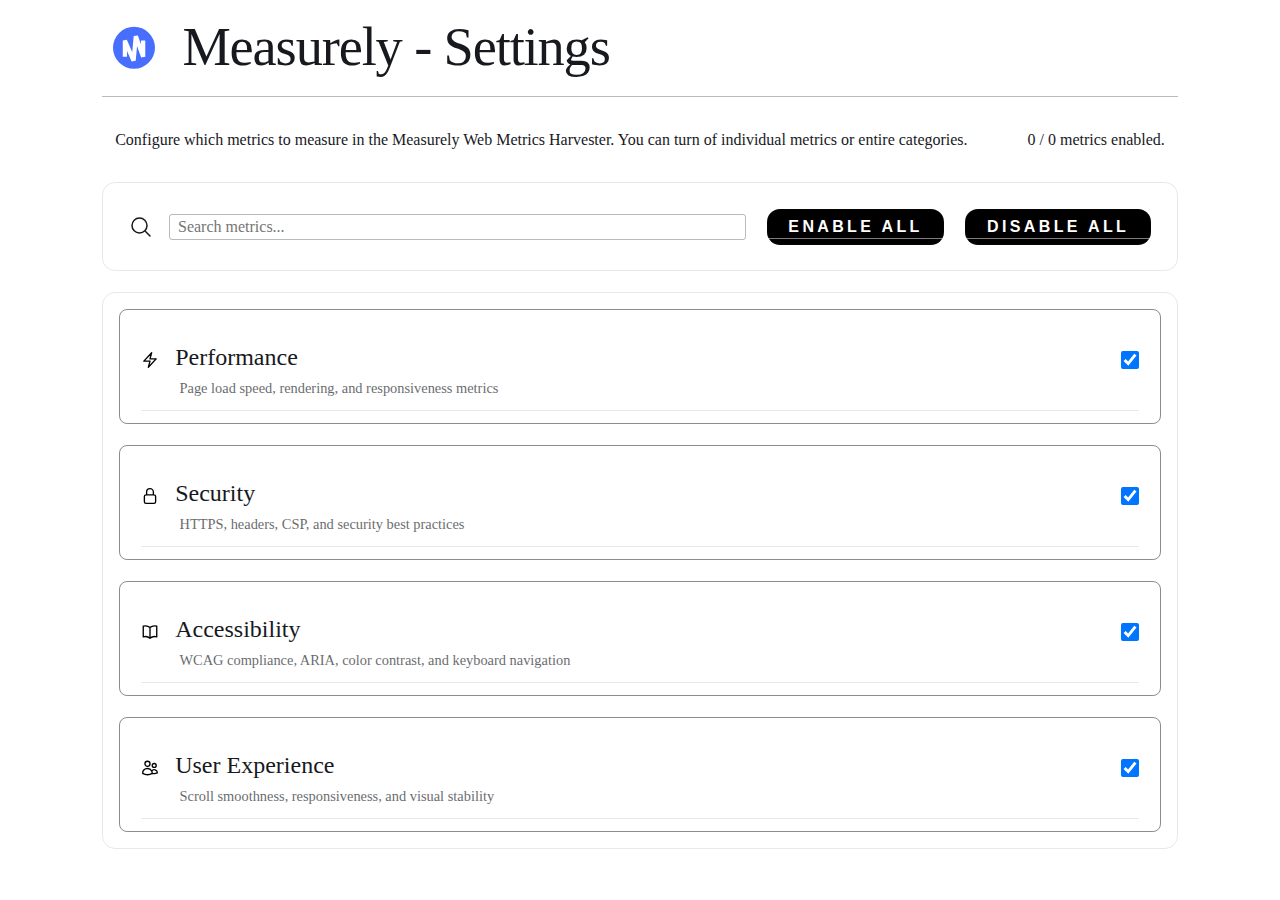
<file: options/index.html>
<!DOCTYPE html>
<html lang="en">
  <head>
    <meta charset="UTF-8">
    <meta name="viewport" content="width=device-width, initial-scale=1.0">
    <title>Measurely - Settings</title>
    <link rel="stylesheet" href="../public/global.css">
    <link rel="stylesheet" href="styles.css">
  </head>
  <body>
    <header>
      <svg class="measurely-logo" width="64" height="64" viewBox="0 0 450 450" fill="none" xmlns="http://www.w3.org/2000/svg" aria-label="Measurely logo">
        <circle id="bg-circle" class="bg-circle" cx="147.591" cy="147.591" r="147.591" transform="matrix(1 8.74228e-08 8.74228e-08 -1 77.4141 370.727)" fill="#476EFF" aria-hidden="true" />
        <path id="measurely-logo" class="logo-shape"
          d="M161 286.562V172.938L222.018 314.125L237.837 142L289.25 286.562V172.938" stroke="white" stroke-width="30"
          aria-hidden="true" />
      </svg>
      <h1>Measurely - Settings</h1>
    </header>
    <main>
      <section class="settings-description">
        <p class="description">Configure which metrics to measure in the Measurely Web Metrics Harvester. You can turn of individual metrics or entire categories.</p>
        <p>
          <span id="enabledCount">0</span>
          <span> / </span>
          <span id="totalCount">0</span>
          metrics enabled.
        </p>
      </section>
      <nav>
        <section class="settings-toolbar">
          <div class="search-wrapper">
            <svg xmlns="http://www.w3.org/2000/svg" fill="none" viewBox="0 0 24 24" stroke-width="1.5" stroke="currentColor" aria-hidden="true">
              <path stroke-linecap="round" stroke-linejoin="round" d="m21 21-5.197-5.197m0 0A7.5 7.5 0 1 0 5.196 5.196a7.5 7.5 0 0 0 10.607 10.607Z" />
            </svg>
            <search>
              <form role="search">
                <input id="searchInput" type="search" placeholder="Search metrics..." aria-label="Search metrics">
              </form>
            </search>
          </div>
          <button id="enableAll" class="measurely-text-button settings-button">Enable All</button>
          <button id="disableAll" class="measurely-text-button settings-button">Disable All</button>
        </section>
      </nav>
      <article class="categories-grid" id="categoriesGrid">
        <!-- Categories will be inserted here by JavaScript -->
      </article>
    </main>
     <!-- Template for category card -->
  <template id="categoryTemplate">
    <details class="category-card">
      <summary>
        <div class="category-header-left">
          <svg class="category-icon" height="18" width="18" xmlns="http://www.w3.org/2000/svg" fill="none" viewBox="0 0 24 24" stroke-width="1.8" stroke="currentColor">
            <!-- Icon path will be inserted by JavaScript -->
          </svg>
          <div class="category-info">
            <h2 class="category-name"></h2>
            <p class="category-description"></p>
          </div>
        </div>
        <input type="checkbox" class="category-checkbox" />
      </summary>
      <ul class="metrics-list">
        <!-- Metrics will be inserted here -->
      </ul>
    </details>
  </template>

  <!-- Template for metric item -->
  <template id="metricTemplate">
    <li class="metric-item">
      <label>
        <div class="metric-info">
          <div class="metric-title">
            <span class="metric-code"></span>
            -
            <span class="metric-name"></span>
          </div>
          <span class="metric-description"></span>
        </div>
        <input type="checkbox" class="metric-checkbox" />
      </label>
    </li>
  </template>

  <script src="main.js"></script>
  </body>
</html>
</file>
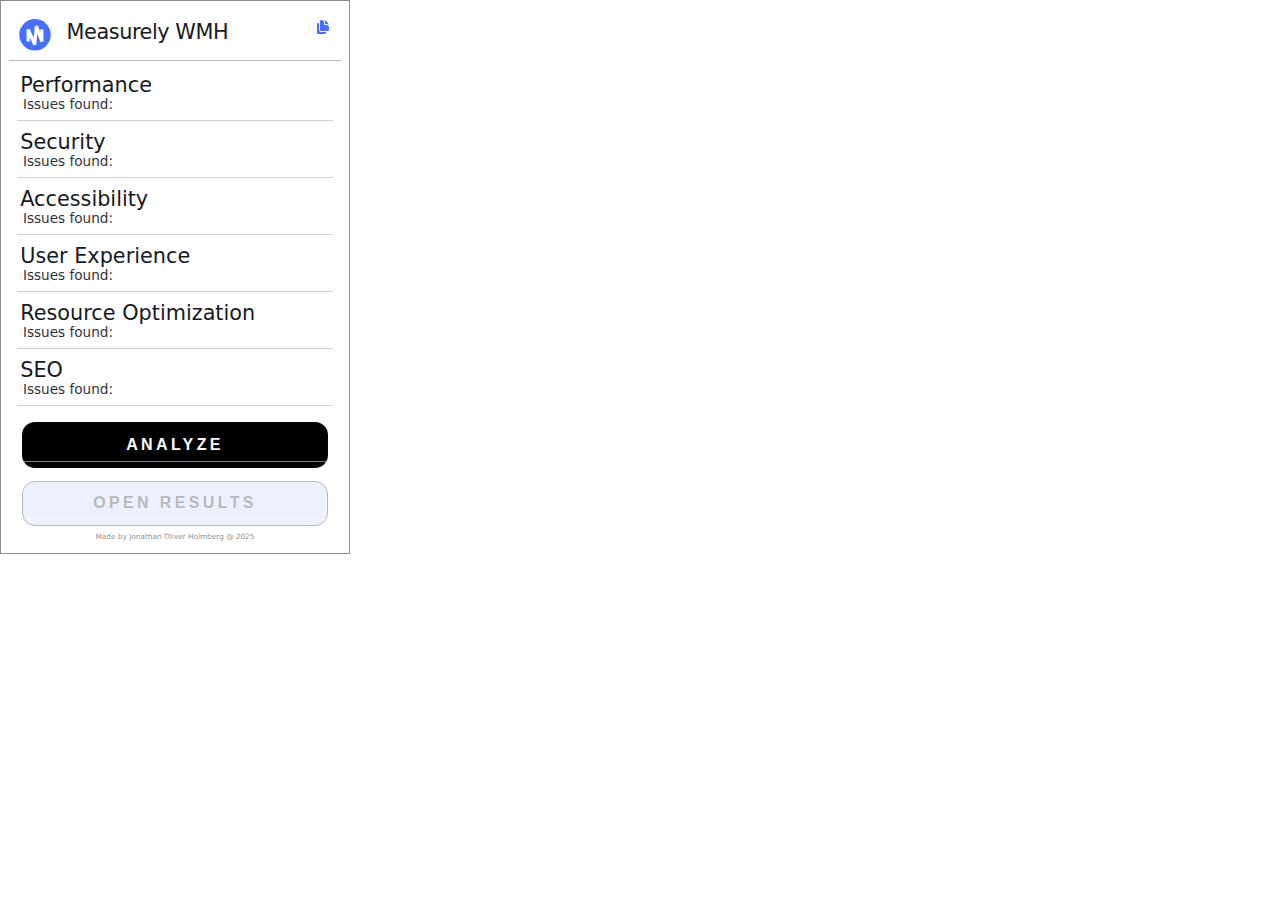
<file: popup/index.html>
<!DOCTYPE html>
<html lang="en">

<head>
  <meta charset="UTF-8">
  <meta name="viewport" content="width=device-width, initial-scale=1.0">
  <title>Measurely - Web Metric Harvester</title>
  <link rel="stylesheet" href="../public/global.css">
  <link rel="stylesheet" href="styles.css">
</head>

<body>

  <header>
    <div id="measurely-branding" class="measurely-logo-wrapper">
      <svg id="measurely-logo" class="measurely-logo" width="64" height="64" viewBox="0 0 450 450" fill="none"
        xmlns="http://www.w3.org/2000/svg" aria-labelledby="logo-title">
        <title id="logo-title">Measurely logo</title>
        <circle id="progress-circle" class="progress-circle" cx="225" cy="225" r="202.5" stroke="currentColor" stroke-width="64" fill="none"
          pathLength="100" />
        <circle id="bg-circle" cx="147.591" cy="147.591" r="147.591"
          transform="matrix(1 8.74228e-08 8.74228e-08 -1 77.4141 370.727)" fill="#476EFF" />
        <path id="measurely-m" d="M161 286.562V172.938L222.018 314.125L237.837 142L289.25 286.562V172.938"
          stroke="white" stroke-width="30" />
      </svg>
      <h1>Measurely WMH</h1>
    </div>
    <button type="button" id="measurely-copy-button" class="measurely-icon-button" aria-label="Copy results to clipboard">
      <svg width="16" height="16" xmlns="http://www.w3.org/2000/svg" viewBox="0 0 24 24" fill="currentColor"
        aria-hidden="true">
        <path
          d="M7.5 3.375c0-1.036.84-1.875 1.875-1.875h.375a3.75 3.75 0 0 1 3.75 3.75v1.875C13.5 8.161 14.34 9 15.375 9h1.875A3.75 3.75 0 0 1 21 12.75v3.375C21 17.16 20.16 18 19.125 18h-9.75A1.875 1.875 0 0 1 7.5 16.125V3.375Z" />
        <path
          d="M15 5.25a5.23 5.23 0 0 0-1.279-3.434 9.768 9.768 0 0 1 6.963 6.963A5.23 5.23 0 0 0 17.25 7.5h-1.875A.375.375 0 0 1 15 7.125V5.25ZM4.875 6H6v10.125A3.375 3.375 0 0 0 9.375 19.5H16.5v1.125c0 1.035-.84 1.875-1.875 1.875h-9.75A1.875 1.875 0 0 1 3 20.625V7.875C3 6.839 3.84 6 4.875 6Z" />
      </svg>
    </button>
  </header>

  <main>
    <section id="measurely-results" class="measurely-results" aria-label="Analysis results" aria-live="polite" aria-busy="false">
      <!-- Categories will be dynamically inserted here -->
    </section>

    <div id="measurely-no-metrics-message" hidden>
      <p>No metrics enabled. Please <button type="button" id="measurely-settings-link">open Settings</button>.</p>
    </div>

    <nav class="measurely-button-wrapper" aria-label="Main actions">
      <button type="button" id="measurely-main-button" class="measurely-popup-button measurely-text-button">
        Analyze
      </button>
      <button type="button" id="measurely-results-button" class="measurely-popup-button measurely-text-button" disabled aria-disabled="true">
        Open results
      </button>
    </nav>
  </main>

  <footer class="measurely-footer">
    <p><small>Made by Jonathan Oliver Holmberg @ 2025</small></p>
  </footer>

  <template id="category-template">
    <article data-category="">
      <header>
        <h2></h2>
        <p><small class="issue-text">Issues found: <strong><data value="0">0</data></strong></small></p>
      </header>
      <div role="progressbar" aria-valuemin="0" aria-valuemax="100" aria-valuenow="0" aria-label="Category score">
        <svg viewBox="0 0 64 64" aria-hidden="true">
          <circle cx="32" cy="32" r="28" />
          <circle cx="32" cy="32" r="28" />
        </svg>
        <data value="0">0</data>
      </div>
    </article>
  </template>

  <script src="main.js"></script>
  <script src="animation.js"></script>
</body>

</html>
</file>
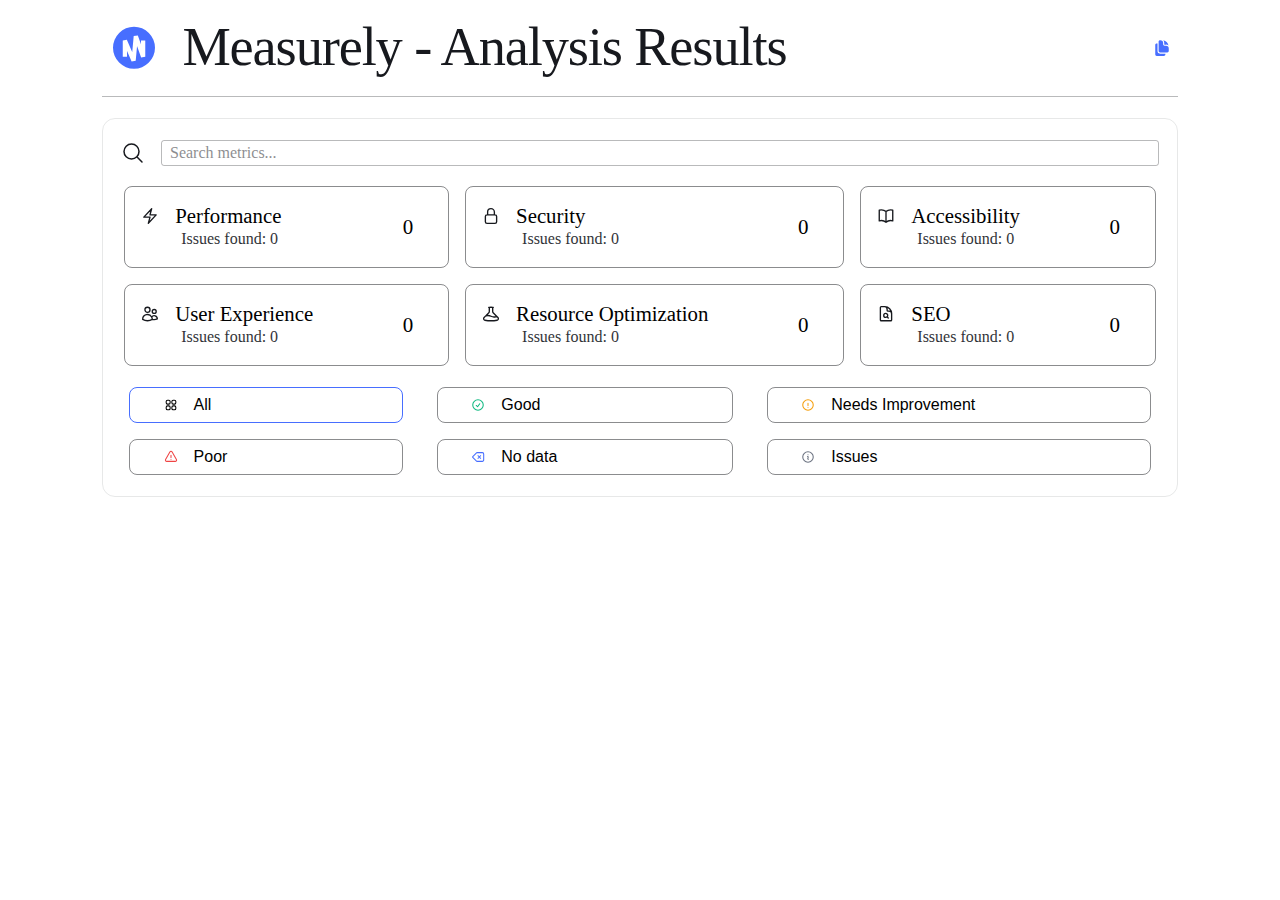
<file: results/index.html>
<!DOCTYPE html>
<html lang="en">

<head>
  <meta charset="UTF-8">
  <meta name="viewport" content="width=device-width, initial-scale=1.0">
  <title>Measurely - Results</title>
  <link rel="stylesheet" href="../public/global.css">
  <link rel="stylesheet" href="styles.css">
</head>

<body>
  <header class="header">
    <div class="header-brand">
      <svg class="measurely-logo" width="64" height="64" viewBox="0 0 450 450" fill="none"
        xmlns="http://www.w3.org/2000/svg" aria-label="Measurely logo">
        <circle id="bg-circle" class="bg-circle" cx="147.591" cy="147.591" r="147.591"
          transform="matrix(1 8.74228e-08 8.74228e-08 -1 77.4141 370.727)" fill="#476EFF" aria-hidden="true" />
        <path id="measurely-logo" class="logo-shape"
          d="M161 286.562V172.938L222.018 314.125L237.837 142L289.25 286.562V172.938" stroke="white" stroke-width="30"
          aria-hidden="true" />
      </svg>
      <h1>Measurely - Analysis Results</h1>
    </div>
    <button id="copyButton" class="measurely-icon-button" aria-label="Copy filtered results to clipboard">
        <svg width="18" height="18" xmlns="http://www.w3.org/2000/svg" viewBox="0 0 24 24" fill="currentColor" aria-hidden="true">
          <path d="M7.5 3.375c0-1.036.84-1.875 1.875-1.875h.375a3.75 3.75 0 0 1 3.75 3.75v1.875C13.5 8.161 14.34 9 15.375 9h1.875A3.75 3.75 0 0 1 21 12.75v3.375C21 17.16 20.16 18 19.125 18h-9.75A1.875 1.875 0 0 1 7.5 16.125V3.375Z" />
          <path d="M15 5.25a5.23 5.23 0 0 0-1.279-3.434 9.768 9.768 0 0 1 6.963 6.963A5.23 5.23 0 0 0 17.25 7.5h-1.875A.375.375 0 0 1 15 7.125V5.25ZM4.875 6H6v10.125A3.375 3.375 0 0 0 9.375 19.5H16.5v1.125c0 1.035-.84 1.875-1.875 1.875h-9.75A1.875 1.875 0 0 1 3 20.625V7.875C3 6.839 3.84 6 4.875 6Z" />
        </svg>
      </button>
  </header>
  <main id="content" aria-busy="false">
    <nav id="navigationBar" aria-label="Results navigation">

      <section class="search-bar">
        <svg xmlns="http://www.w3.org/2000/svg" fill="none" viewBox="0 0 24 24" stroke-width="1.5" stroke="currentColor" aria-hidden="true">
          <path stroke-linecap="round" stroke-linejoin="round" d="m21 21-5.197-5.197m0 0A7.5 7.5 0 1 0 5.196 5.196a7.5 7.5 0 0 0 10.607 10.607Z" />
        </svg>
        <search>
          <form role="search">
            <input id="searchInput" type="search" placeholder="Search metrics..." aria-label="Search metrics">
          </form>
        </search>
      </section>

      <section class="categories" id="categoriesNav" aria-label="Category summary">
        <a href="#performance" class="category-button" data-category="performance" aria-label="Performance category" title="Scroll to Performance metrics">
          <div class="category-info">
            <div class="category-header">
              <svg height="18" width="18" xmlns="http://www.w3.org/2000/svg" fill="none" viewBox="0 0 24 24" stroke-width="1.8" stroke="currentColor">
                <path stroke-linecap="round" stroke-linejoin="round"
                  d="m3.75 13.5 10.5-11.25L12 10.5h8.25L9.75 21.75 12 13.5H3.75Z" />
              </svg>
              <h3>Performance</h3>
            </div>
            <p class="issues-text">Issues found: <strong class="issues-count">0</strong></p>
          </div>
          <div class="summary-score-wrapper">
            <svg class="score-circle" viewBox="0 0 64 64" aria-hidden="true">
              <circle class="score-circle-bg" cx="32" cy="32" r="28" fill="none" stroke="#ffffff10"></circle>
              <circle class="score-circle-progress" cx="32" cy="32" r="28" fill="none" stroke="#10b981"
                stroke-dasharray="176" stroke-dashoffset="176" transform="rotate(-90 32 32)" stroke-linecap="round">
              </circle>
            </svg>
            <div class="score-value">0</div>
          </div>
        </a>

        <a href="#security" class="category-button" data-category="security" aria-label="Security category" title="Scroll to Security metrics">
          <div class="category-info">
            <div class="category-header">
              <svg height="18" width="18" xmlns="http://www.w3.org/2000/svg" fill="none" viewBox="0 0 24 24" stroke-width="1.8" stroke="currentColor">
                <path stroke-linecap="round" stroke-linejoin="round"
                  d="M16.5 10.5V6.75a4.5 4.5 0 1 0-9 0v3.75m-.75 11.25h10.5a2.25 2.25 0 0 0 2.25-2.25v-6.75a2.25 2.25 0 0 0-2.25-2.25H6.75a2.25 2.25 0 0 0-2.25 2.25v6.75a2.25 2.25 0 0 0 2.25 2.25Z" />
              </svg>
              <h3>Security</h3>
            </div>
            <p class="issues-text">Issues found: <strong class="issues-count">0</strong></p>
          </div>
          <div class="summary-score-wrapper">
            <svg class="score-circle" viewBox="0 0 64 64" aria-hidden="true">
              <circle class="score-circle-bg" cx="32" cy="32" r="28" fill="none" stroke="#ffffff10"></circle>
              <circle class="score-circle-progress" cx="32" cy="32" r="28" fill="none" stroke="#10b981"
                stroke-dasharray="176" stroke-dashoffset="176" transform="rotate(-90 32 32)" stroke-linecap="round">
              </circle>
            </svg>
            <div class="score-value">0</div>
          </div>
        </a>

        <a href="#accessibility" class="category-button" data-category="accessibility" aria-label="Accessibility category" title="Scroll to Accessibility metrics">
          <div class="category-info">
            <div class="category-header">
              <svg height="18" width="18" xmlns="http://www.w3.org/2000/svg" fill="none" viewBox="0 0 24 24" stroke-width="1.8" stroke="currentColor">
                <path stroke-linecap="round" stroke-linejoin="round"
                  d="M12 6.042A8.967 8.967 0 0 0 6 3.75c-1.052 0-2.062.18-3 .512v14.25A8.987 8.987 0 0 1 6 18c2.305 0 4.408.867 6 2.292m0-14.25a8.966 8.966 0 0 1 6-2.292c1.052 0 2.062.18 3 .512v14.25A8.987 8.987 0 0 0 18 18a8.967 8.967 0 0 0-6 2.292m0-14.25v14.25" />
              </svg>
              <h3>Accessibility</h3>
            </div>
            <p class="issues-text">Issues found: <strong class="issues-count">0</strong></p>
          </div>
          <div class="summary-score-wrapper">
            <svg class="score-circle" viewBox="0 0 64 64" aria-hidden="true">
              <circle class="score-circle-bg" cx="32" cy="32" r="28" fill="none" stroke="#ffffff10"></circle>
              <circle class="score-circle-progress" cx="32" cy="32" r="28" fill="none" stroke="#10b981"
                stroke-dasharray="176" stroke-dashoffset="176" transform="rotate(-90 32 32)" stroke-linecap="round">
              </circle>
            </svg>
            <div class="score-value">0</div>
          </div>
        </a>

        <a href="#user-experience" class="category-button" data-category="ux" aria-label="User Experience category" title="Scroll to User Experience metrics">
          <div class="category-info">
            <div class="category-header">
              <svg height="18" width="18" xmlns="http://www.w3.org/2000/svg" fill="none" viewBox="0 0 24 24" stroke-width="1.8" stroke="currentColor">
                <path stroke-linecap="round" stroke-linejoin="round"
                  d="M15 19.128a9.38 9.38 0 0 0 2.625.372 9.337 9.337 0 0 0 4.121-.952 4.125 4.125 0 0 0-7.533-2.493M15 19.128v-.003c0-1.113-.285-2.16-.786-3.07M15 19.128v.106A12.318 12.318 0 0 1 8.624 21c-2.331 0-4.512-.645-6.374-1.766l-.001-.109a6.375 6.375 0 0 1 11.964-3.07M12 6.375a3.375 3.375 0 1 1-6.75 0 3.375 3.375 0 0 1 6.75 0Zm8.25 2.25a2.625 2.625 0 1 1-5.25 0 2.625 2.625 0 0 1 5.25 0Z" />
              </svg>
              <h3>User Experience</h3>
            </div>
            <p class="issues-text">Issues found: <strong class="issues-count">0</strong></p>
          </div>
          <div class="summary-score-wrapper">
            <svg class="score-circle" viewBox="0 0 64 64" aria-hidden="true">
              <circle class="score-circle-bg" cx="32" cy="32" r="28" fill="none" stroke="#ffffff10"></circle>
              <circle class="score-circle-progress" cx="32" cy="32" r="28" fill="none" stroke="#10b981"
                stroke-dasharray="176" stroke-dashoffset="176" transform="rotate(-90 32 32)" stroke-linecap="round">
              </circle>
            </svg>
            <div class="score-value">0</div>
          </div>
        </a>

        <a href="#resource-optimization" class="category-button" data-category="optimization" aria-label="Resource Optimization category" title="Scroll to Resource Optimization metrics">
          <div class="category-info">
            <div class="category-header">
              <svg height="18" width="18" xmlns="http://www.w3.org/2000/svg" fill="none" viewBox="0 0 24 24" stroke-width="1.8" stroke="currentColor">
                <path stroke-linecap="round" stroke-linejoin="round"
                  d="M9.75 3.104v5.714a2.25 2.25 0 0 1-.659 1.591L5 14.5M9.75 3.104c-.251.023-.501.05-.75.082m.75-.082a24.301 24.301 0 0 1 4.5 0m0 0v5.714c0 .597.237 1.17.659 1.591L19.8 15.3M14.25 3.104c.251.023.501.05.75.082M19.8 15.3l-1.57.393A9.065 9.065 0 0 1 12 15a9.065 9.065 0 0 0-6.23-.693L5 14.5m14.8.8 1.402 1.402c1.232 1.232.65 3.318-1.067 3.611A48.309 48.309 0 0 1 12 21c-2.773 0-5.491-.235-8.135-.687-1.718-.293-2.3-2.379-1.067-3.61L5 14.5" />
              </svg>
              <h3>Resource Optimization</h3>
            </div>
            <p class="issues-text">Issues found: <strong class="issues-count">0</strong></p>
          </div>
          <div class="summary-score-wrapper">
            <svg class="score-circle" viewBox="0 0 64 64" aria-hidden="true">
              <circle class="score-circle-bg" cx="32" cy="32" r="28" fill="none" stroke="#ffffff10"></circle>
              <circle class="score-circle-progress" cx="32" cy="32" r="28" fill="none" stroke="#10b981"
                stroke-dasharray="176" stroke-dashoffset="176" transform="rotate(-90 32 32)" stroke-linecap="round">
              </circle>
            </svg>
            <div class="score-value">0</div>
          </div>
        </a>

        <a href="#seo" class="category-button" data-category="seo" aria-label="SEO category" title="Scroll to SEO metrics">
          <div class="category-info">
            <div class="category-header">
              <svg height="18" width="18" xmlns="http://www.w3.org/2000/svg" fill="none" viewBox="0 0 24 24" stroke-width="1.8" stroke="currentColor">
                <path stroke-linecap="round" stroke-linejoin="round"
                  d="M19.5 14.25v-2.625a3.375 3.375 0 0 0-3.375-3.375h-1.5A1.125 1.125 0 0 1 13.5 7.125v-1.5a3.375 3.375 0 0 0-3.375-3.375H8.25m5.231 13.481L15 17.25m-4.5-15H5.625c-.621 0-1.125.504-1.125 1.125v16.5c0 .621.504 1.125 1.125 1.125h12.75c.621 0 1.125-.504 1.125-1.125V11.25a9 9 0 0 0-9-9Zm3.75 11.625a2.625 2.625 0 1 1-5.25 0 2.625 2.625 0 0 1 5.25 0Z" />
              </svg>
              <h3>SEO</h3>
            </div>
            <p class="issues-text">Issues found: <strong class="issues-count">0</strong></p>
          </div>
          <div class="summary-score-wrapper">
            <svg class="score-circle" viewBox="0 0 64 64" aria-hidden="true">
              <circle class="score-circle-bg" cx="32" cy="32" r="28" fill="none" stroke="#ffffff10"></circle>
              <circle class="score-circle-progress" cx="32" cy="32" r="28" fill="none" stroke="#10b981"
                stroke-dasharray="176" stroke-dashoffset="176" transform="rotate(-90 32 32)" stroke-linecap="round">
              </circle>
            </svg>
            <div class="score-value">0</div>
          </div>
        </a>
      </section>

      <section class="filter-bar" id="filterBar" aria-label="Filter metrics">
        <button class="filter-btn active" data-filter="all" aria-pressed="true">
          <svg height="14" width="14" xmlns="http://www.w3.org/2000/svg" fill="none" viewBox="0 0 24 24" stroke-width="1.8" stroke="currentColor">
            <path stroke-linecap="round" stroke-linejoin="round"
              d="M3.75 6A2.25 2.25 0 0 1 6 3.75h2.25A2.25 2.25 0 0 1 10.5 6v2.25a2.25 2.25 0 0 1-2.25 2.25H6a2.25 2.25 0 0 1-2.25-2.25V6ZM3.75 15.75A2.25 2.25 0 0 1 6 13.5h2.25a2.25 2.25 0 0 1 2.25 2.25V18a2.25 2.25 0 0 1-2.25 2.25H6A2.25 2.25 0 0 1 3.75 18v-2.25ZM13.5 6a2.25 2.25 0 0 1 2.25-2.25H18A2.25 2.25 0 0 1 20.25 6v2.25A2.25 2.25 0 0 1 18 10.5h-2.25a2.25 2.25 0 0 1-2.25-2.25V6ZM13.5 15.75a2.25 2.25 0 0 1 2.25-2.25H18a2.25 2.25 0 0 1 2.25 2.25V18A2.25 2.25 0 0 1 18 20.25h-2.25A2.25 2.25 0 0 1 13.5 18v-2.25Z" />
          </svg>
          All
        </button>
        <button class="filter-btn" data-filter="good" aria-pressed="false">
          <svg height="14" width="14" xmlns="http://www.w3.org/2000/svg" fill="none" viewBox="0 0 24 24" stroke-width="1.8" stroke="#10b981">
            <path stroke-linecap="round" stroke-linejoin="round"
              d="M9 12.75 11.25 15 15 9.75M21 12a9 9 0 1 1-18 0 9 9 0 0 1 18 0Z" />
          </svg>
          Good
        </button>
        <button class="filter-btn" data-filter="ok" aria-pressed="false">
          <svg height="14" width="14" xmlns="http://www.w3.org/2000/svg" fill="none" viewBox="0 0 24 24" stroke-width="1.8" stroke="#f59e0b">
            <path stroke-linecap="round" stroke-linejoin="round"
              d="M12 9v3.75m9-.75a9 9 0 1 1-18 0 9 9 0 0 1 18 0Zm-9 3.75h.008v.008H12v-.008Z" />
          </svg>
          Needs Improvement
        </button>
        <button class="filter-btn" data-filter="poor" aria-pressed="false">
          <svg height="14" width="14" xmlns="http://www.w3.org/2000/svg" fill="none" viewBox="0 0 24 24" stroke-width="1.8" stroke="#ef4444">
            <path stroke-linecap="round" stroke-linejoin="round"
              d="M12 9v3.75m-9.303 3.376c-.866 1.5.217 3.374 1.948 3.374h14.71c1.73 0 2.813-1.874 1.948-3.374L13.949 3.378c-.866-1.5-3.032-1.5-3.898 0L2.697 16.126ZM12 15.75h.007v.008H12v-.008Z" />
          </svg>
          Poor
        </button>
        <button class="filter-btn" data-filter="no-data" aria-pressed="false">
          <svg height="14" width="14" xmlns="http://www.w3.org/2000/svg" fill="none" viewBox="0 0 24 24" stroke-width="1.8" stroke="#476EFF">
            <path stroke-linecap="round" stroke-linejoin="round"
              d="M12 9.75 14.25 12m0 0 2.25 2.25M14.25 12l2.25-2.25M14.25 12 12 14.25m-2.58 4.92-6.374-6.375a1.125 1.125 0 0 1 0-1.59L9.42 4.83c.21-.211.497-.33.795-.33H19.5a2.25 2.25 0 0 1 2.25 2.25v10.5a2.25 2.25 0 0 1-2.25 2.25h-9.284c-.298 0-.585-.119-.795-.33Z" />
          </svg>
          No data
        </button>
        <button class="filter-btn" data-filter="issues" aria-pressed="false">
          <svg height="14" width="14" xmlns="http://www.w3.org/2000/svg" fill="none" viewBox="0 0 24 24" stroke-width="1.8" stroke="#6b7280">
            <path stroke-linecap="round" stroke-linejoin="round"
              d="m11.25 11.25.041-.02a.75.75 0 0 1 1.063.852l-.708 2.836a.75.75 0 0 0 1.063.853l.041-.021M21 12a9 9 0 1 1-18 0 9 9 0 0 1 18 0Zm-9-3.75h.008v.008H12V8.25Z" />
          </svg>
          Issues
        </button>
      </section>
    </nav>

    <section class="metrics-list" aria-labelledby="metrics-heading">
      <h2 id="metrics-heading" class="sr-only">Metrics by Category</h2>
      <div class="metrics-wrapper" role="region" aria-label="Metrics list">
        <template id="metricTemplate">
          <details class="metric-details" data-status="" data-category="">
            <summary class="metric-summary">
              <div class="metric-name-wrapper">
                <span class="metric-name">
                  <span class="name-category"></span>
                  <span class="name-code"></span>
                </span>
                <span class="metric-description"></span>
              </div>
              <div class="metric-value-wrapper">
                <span class="metric-value">
                  <span class="value-actual"></span>
                  <span class="value-separator"> / </span>
                  <span class="value-threshold"></span>
                </span>
                <svg class="status-icon status-good" height="16" width="16" xmlns="http://www.w3.org/2000/svg" fill="none" viewBox="0 0 24 24" stroke-width="1.8" stroke="#10b981">
                  <path stroke-linecap="round" stroke-linejoin="round" d="M9 12.75 11.25 15 15 9.75M21 12a9 9 0 1 1-18 0 9 9 0 0 1 18 0Z" />
                </svg>
                <svg class="status-icon status-ok" height="16" width="16" xmlns="http://www.w3.org/2000/svg" fill="none" viewBox="0 0 24 24" stroke-width="1.8" stroke="#f59e0b" style="display: none;">
                  <path stroke-linecap="round" stroke-linejoin="round" d="M12 9v3.75m9-.75a9 9 0 1 1-18 0 9 9 0 0 1 18 0Zm-9 3.75h.008v.008H12v-.008Z" />
                </svg>
                <svg class="status-icon status-poor" height="16" width="16" xmlns="http://www.w3.org/2000/svg" fill="none" viewBox="0 0 24 24" stroke-width="1.8" stroke="#ef4444" style="display: none;">
                  <path stroke-linecap="round" stroke-linejoin="round" d="M12 9v3.75m-9.303 3.376c-.866 1.5.217 3.374 1.948 3.374h14.71c1.73 0 2.813-1.874 1.948-3.374L13.949 3.378c-.866-1.5-3.032-1.5-3.898 0L2.697 16.126ZM12 15.75h.007v.008H12v-.008Z" />
                </svg>
                <svg class="status-icon status-nodata" height="16" width="16" xmlns="http://www.w3.org/2000/svg" fill="none" viewBox="0 0 24 24" stroke-width="1.8" stroke="#6b7280" style="display: none;">
                  <path stroke-linecap="round" stroke-linejoin="round" d="m11.25 11.25.041-.02a.75.75 0 0 1 1.063.852l-.708 2.836a.75.75 0 0 0 1.063.853l.041-.021M21 12a9 9 0 1 1-18 0 9 9 0 0 1 18 0Zm-9-3.75h.008v.008H12V8.25Z" />
                </svg>
              </div>
              <span class="metric-issues-count"></span>
            </summary>
            <ul class="metric-issues-list"></ul>
          </details>
        </template>
        <div id="metricsList"></div>
      </div>
    </section>

  </main>

  <script src="main.js"></script>
</body>

</html>
</file>
<file: public/global.css>
/* BRAND VARIABLES & DESIGN SYSTEM*/
  
  :root {
    color-scheme: light dark;

    --txt-family-1: -apple-system, "system-ui", "Segoe UI", Roboto, Oxygen, Ubuntu, Cantarell, sans-serif;
    --txt-family-2: 'Helvetica', sans-serif;

    --txt-weight-1: 800;
    --txt-weight-2: 300;
    --txt-weight-3: 200;
    --txt-weight-4: 100;

    --txt-height-1: 0.93;
    --txt-height-2: 0.88;
    --txt-height-3: 0.8;

    --brand-color-rgb: 71, 110, 255;
    --brand-color: rgb(var(--brand-color-rgb));
    --brand-color-1: rgba(var(--brand-color-rgb), 0.93);
    --brand-color-2: rgba(var(--brand-color-rgb), 0.30);
    --brand-color-3: rgba(var(--brand-color-rgb), 0.10);

    --brand-black-rgb: 23, 25, 30;
    --brand-black: rgb(var(--brand-black-rgb));
    --brand-black-1: rgba(var(--brand-black-rgb), 0.50);
    --brand-black-2: rgba(var(--brand-black-rgb), 0.30);
    --brand-black-3: rgba(var(--brand-black-rgb), 0.20);
    --brand-black-4: rgba(var(--brand-black-rgb), 0.10);

    --brand-white-rgb: 255, 245, 245;
    --brand-white: rgb(var(--brand-white-rgb));
    --brand-white-1: rgba(var(--brand-white-rgb), 0.50);
    --brand-white-2: rgba(var(--brand-white-rgb), 0.30);
    --brand-white-3: rgba(var(--brand-white-rgb), 0.20);
    --brand-white-4: rgba(var(--brand-white-rgb), 0.10);

    --good-color-rgb: 16, 185, 129;
    --good-color: rgb(var(--good-color-rgb));
    --good-color-1: rgba(var(--good-color-rgb), 0.50);

    --okay-color-rgb: 245, 158, 11;
    --okay-color: rgb(var(--okay-color-rgb));
    --okay-color-1: rgba(var(--okay-color-rgb), 0.50);

    --poor-color-rgb: 239, 68, 68;
    --poor-color: rgb(var(--poor-color-rgb));
    --poor-color-1: rgba(var(--poor-color-rgb), 0.50);

    --no-data-color-rgb: 143, 167, 255;
    --no-data-color: rgb(var(--no-data-color-rgb));
    --no-data-color-1: rgba(var(--no-data-color-rgb), 0.50);

    --issues-color-rgb: 107, 114, 128;
    --issues-color: rgb(var(--issues-color-rgb));
    --issues-color-1: rbga(var(--issues-color-rgb), 0.50);

    --border-radius-1: 21px;
    --border-radius-2: 13px;
    --border-radius-3: 8px;
  }

  @media (prefers-color-scheme: light) {
    :root {
      --txt-color-1: black;
      --txt-color-2: var(--brand-black);
      --bg-color-1: white;
      --bg-color-2: var(--brand-white);
      --bg-hover: rgba(var(--brand-black-rgb), 0.05);
      --bg-active: rgba(var(--brand-black-rgb), 0.08);
      --border-color-1: var(--brand-black-1);
      --border-color-2: var(--brand-black-2);
      --border-color-3: var(--brand-black-3);
      --border-color-4: var(--brand-black-4);
      --button-txt-color: white;
      --button-border-color: var(--brand-white-1);
    }
  }

  @media (prefers-color-scheme: dark) {
    :root {
      --txt-color-1: white;
      --txt-color-2: var(--brand-white);
      --bg-color-1: black;
      --bg-color-2: var(--brand-black);
      --bg-hover: rgba(var(--brand-white-rgb), 0.05);
      --bg-active: rgba(var(--brand-white-rgb), 0.08);
      --border-color-1: var(--brand-white-1);
      --border-color-2: var(--brand-white-2);
      --border-color-3: var(--brand-white-3);
      --border-color-4: var(--brand-white-4);
      --button-txt-color: black;
      --button-border-color: var(--brand-black-1);
    }
  }

  /* HTML RESET */

  *, *:before, *:after {
    margin: 0;
    padding: 0;
    box-sizing: border-box;
  }

  @media (prefers-reduced-motion: no-preference) {
    html {
      interpolate-size: allow-keywords;
    }
  }

  html {
    -moz-text-size-adjust: none;
    -webkit-text-size-adjust: none;
    text-size-adjust: none;
    color: var(--txt-color-2);
    background-color: var(--bg-color-1);
  }

  body {
    -webkit-font-smoothing: antialiased;
  }

  /* TEXT STYLING */

  p, h1, h2, h3, h4, h5, h6 {
    overflow-wrap: break-word;
  }

  p {
    text-wrap: pretty;
  }

  h1, h2, h3, h4, h5, h6 {
    text-wrap: balance;
  }

  h1 {
    font-weight: var(--txt-weight-4);
    line-height: var(--txt-height-3);
    letter-spacing: -0.021em;
  }

  h2, h3 {
    font-weight: var(--txt-weight-3);
    line-height: var(--txt-height-2);
  }

  h4, h5, h6 {
    font-weight: var(--txt-weight-2);
    line-height: var(--txt-height-1);
  }

  /* ELEMENT STYLING */

  ul, ol, li {
    list-style: none;
  }

  input, button, textarea, select {
    font-family: inherit;
    font-size: inherit;
  }

  button {
    border: none;
    outline: none;
    cursor: pointer;
    font-family: var(--txt-family-2);
    font-weight: var(--txt-weight-1);
    text-transform: uppercase;
    letter-spacing: 0.21em;
    background-color: transparent;
    border: 1px solid transparent;
    transition: border-color 0.5s ease, color 0.2s ease;
  }

  button:disabled {
    cursor: not-allowed;
    pointer-events: none;
    opacity: 0.3;
  }

  search {
    width: -webkit-fill-available;
  }

  search input {
    width: -webkit-fill-available;
    background-color: transparent;
    border: 1px solid var(--border-color-2);
    padding-inline: 8px;
    min-height: 26px;
    border-radius: 3px;
  }

  details summary {
    cursor: pointer;
  }

  details[disabled] summary {
    pointer-events: none;
    user-select: none;
    cursor: not-allowed;
  }

  details:not([disabled]) summary:hover {
    border-color: var(--brand-color);
  }

  header {
    display: flex;
    flex-direction: row;
    border-bottom: 1px solid var(--border-color-2);
  }

  /* BRAND STYLING */

  button.measurely-icon-button {
    border-radius: 50%;
    color: var(--brand-color);
  }

  button.measurely-icon-button:hover {
    border-color: var(--brand-color-2);
  }

  button.measurely-icon-button:active {
    color: var(--txt-color-2);
    border-color: var(--txt-color-2);
  }

  button.measurely-text-button {
    color: var(--button-txt-color);
    background-color: var(--txt-color-1);
    border-radius: var(--border-radius-2);
    border: 1px solid var(--border-color-3);
  }

  button.measurely-text-button:hover {
    background-color: var(--brand-color);
    color: var(--txt-color-1);
  }

  button.measurely-text-button:active {
    color: var(--brand-color);
    background-color: var(--txt-color-2);
  }

  button.measurely-text-button:disabled {
    color: var(--txt-color-2);
    background-color: var(--brand-color-2);
    border-color: var(--txt-color-2);
  }

   button.measurely-text-button::after {
    content: '';
    position: absolute;
    bottom: 0.3em;
    left: 0;
    width: 100%;
    height: 1px;
    background-color: var(--button-border-color);
  }

  button.measurely-text-button:active::after {
    background-color: var(--brand-color-2);
  }

  /* ANIMATIONS & ACCESSIBILITY */

  /* Screen reader only - visually hidden but accessible to assistive technologies */
  .sr-only {
    position: absolute;
    width: 1px;
    height: 1px;
    padding: 0;
    margin: -1px;
    overflow: hidden;
    clip: rect(0, 0, 0, 0);
    white-space: nowrap;
    border-width: 0;
  }

  @keyframes fill-progress {
    from {
      stroke-dashoffset: 100;
    }

    to {
      stroke-dashoffset: 0;
    }
  }

  @media (prefers-reduced-motion: reduce) {
    *, *::before, *::after {
      animation-duration: 0.01ms !important;
      animation-iteration-count: 1 !important;
      transition-duration: 0.01ms !important;
      scroll-behavior: auto !important;
    }
  }
</file>
<file: options/styles.css>
body {
  padding: 1em 8vw;
  display: flex;
  flex-direction: column;
  gap: 1.3em;
}

header {
  gap: 1em;
  align-items: center;
  border-bottom: 1px solid var(--border-color-2);
  padding-bottom: 1em;
}

h1 {
  font-size: 3.4em;
}

main {
  display: flex;
  flex-direction: column;
  gap: 1.3em;
}

nav {
  padding: 0.8em;
  border: 1px solid var(--border-color-4);
  border-radius: var(--border-radius-2);
}

section.settings-description {
  display: flex;
  flex-direction: row;
  justify-content: space-between;
  padding: 0.8em;
  gap: 1em;
}

section.settings-toolbar {
  display: flex;
  flex-direction: row;
  justify-content: space-between;
  padding: 0.8em;
  gap: 1.3em;
}

.search-wrapper {
  display: flex;
  flex-direction: row;
  gap: 1em;
  align-items: center;
  flex: 1;
}

.search-wrapper svg {
  height: 24px;
  width: 24px;
  flex-shrink: 0;
  color: var(--txt-color-2);
}

.categories-grid {
  display: flex;
  flex-direction: column;
  gap: 1.3em;
  border: 1px solid var(--border-color-4);
  border-radius: var(--border-radius-2);
  padding: 1em;
}

.category-card {
  border: 1px solid var(--border-color-1);
  border-radius: var(--border-radius-3);
  padding: 0.8em 1.3em;
}

.category-card summary {
  cursor: pointer;
  display: flex;
  flex-direction: row;
  align-items: center;
  justify-content: space-between;
  gap: 1em;
  padding-bottom: 13px;
  border-bottom: 1px solid var(--border-color-4);
  transition: color 0.2s ease;
}

.category-card:not([disabled]) summary:hover .category-header-left {
  color: var(--brand-color);
}

.category-header-left {
  display: flex;
  flex-direction: row;
  align-items: center;
  gap: 1em;
  flex: 1;
}

.category-icon {
  flex-shrink: 0;
  color: var(--txt-color-1);
}

p.category-description {
  font-size: 0.9em;
  color: var(--txt-color-2);
  opacity: 0.66;
  padding-inline: 0.3em;
  padding-top: 0.8em;
}

.category-card[open] summary {
  margin-bottom: 1em;
}

.metrics-list {
  display: flex;
  flex-direction: column;
  gap: 0.5em;
}

.metric-item label {
  display: flex;
  flex-direction: row;
  justify-content: space-between;
  align-items: center;
  padding: 0.6em 0.8em;
  border-radius: var(--border-radius-3);
  gap: 1em;
  cursor: pointer;
  transition: background-color 0.2s ease;
}

.metric-info {
  flex: 1;
  display: flex;
  flex-direction: column;
  gap: 0.3em;
}

.metric-title {
  font-size: 1.3em;
  color: var(--txt-color-2);
}

.metric-description {
  font-size: 0.9em;
  color: var(--txt-color-2);
  opacity: 0.66;
  padding-inline: 0.3em;
  line-height: 1.3;
}

h2.category-name {
  padding-top: 1em;
}

input.category-checkbox {
  height: 18px;
  width: 18px;
}

.metric-item label:hover {
  background-color: var(--bg-active);
}

.metric-checkbox {
  flex-shrink: 0;
  cursor: pointer;
  height: 18px;
  width: 18px;
}

.settings-button {
  position: relative;
  padding: 0.5em 1.3em;
  white-space: nowrap;
}

.category-card.hidden {
  display: none;
}

.metric-item.hidden {
  display: none;
}
</file>
<file: popup/styles.css>
body {
  width: max(350px, 19vw);
  max-height: 810px;
  padding: 8px;
  border: 1px solid var(--border-color-1);
  font-family: var(--txt-family-1);
}

main {
  display: flex;
  flex-direction: column;
  gap: 0.5em;
}

header {
  align-items: start;
  justify-content: space-between;
  border-bottom: 1px solid var(--border-color-2);
  padding: 0.1em;
}

h1 {
  font-size: 1.3em;
  padding-bottom: 0.2em;
}

h2 {
  font-size: 1.3em;
}

.measurely-logo-wrapper {
  display: flex;
  flex-direction: row;
  gap: 0.5em;
  align-items: center;
}

.measurely-icon-wrapper {
  margin-block: auto;
}

.measurely-logo {
  width: 48px;
  height: 48px;
}

.progress-circle {
  stroke: var(--brand-color);
  stroke-width: 3;
  fill: none;
  stroke-dasharray: 100;
  stroke-dashoffset: 100;
  transform-origin: center;
  transform: rotate(-90deg);
  transition: stroke-dashoffset 0.3s ease;
}

.measurely-logo.loading .progress-circle {
  animation: fill-progress 12s linear forwards;
}

#measurely-copy-button {
  height: 32px;
  width: 32px;
  padding: 0;
  display: flex;
  align-items: center;
  justify-content: center;
}

.measurely-results {
  padding: 8px;
  display: flex;
  flex-direction: column;
  gap: 0.3em 0.2em;
  border-radius: var(--border-radius-2);
}

.measurely-result-section {
  padding: 0.1em 0.2em;
  display: flex;
  flex-direction: row;
  justify-content: space-between;
  align-items: center;
  border-bottom: 1px solid var(--border-color-3);
}

.measurely-result-section header {
  display: flex;
  flex-direction: column;
  gap: 0;
  border: none;
  padding: 0;
}

.measurely-result-section h2 {
  font-size: 1.3em;
  font-weight: var(--txt-weight-3);
  line-height: var(--txt-height-2);
  margin: 0;
}

.measurely-result-section p {
  margin: 0;
  padding: 0;
}

.measurely-results small {
  font-size: 0.85em;
  opacity: 0.9;
  font-weight: var(--txt-weight-4);
  padding-left: 0.2em;
  line-height: var(--txt-height-2);
}

.issue-count {
  opacity: 0;
  transition: opacity 0.6s ease;
}

.issue-count.visible {
  opacity: 1;
  color: var(--txt-color-1);
  font-weight: var(--txt-weight-1);
}

.measurely-score-value {
  position: relative;
  display: flex;
  align-items: center;
  justify-content: center;
  height: 48px;
  width: 48px;
  border-radius: 50%;
  overflow: hidden;
}

.measurely-score-progress {
  position: absolute;
  top: 0;
  left: 0;
  width: 48px;
  height: 48px;
  transform: rotate(-90deg);
}

.progress-bg {
  fill: none;
  stroke: transparent;
  stroke-width: 2;
}

.progress-fg {
  fill: none;
  stroke-width: 2;
  stroke-linecap: round;
  stroke-dasharray: 176;
  stroke-dashoffset: 176;
  transition: stroke-dashoffset 1.3s ease;
}

.score-number {
  position: relative;
  z-index: 1;
  font-size: 21px;
  font-weight: var(--txt-weight-4);
  color: var(--txt-color-2);
}

.score-good .progress-fg {
  stroke: var(--good-color-1);
}

.score-ok .progress-fg {
  stroke: var(--okay-color-1);
}

.score-poor .progress-fg {
  stroke: var(--poor-color-1);
}

.score-pending .score-number {
  color: transparent;
}

.score-pending .progress-fg {
  stroke: transparent;
}

/* Disabled category styles */
.score-disabled .score-number {
  color: var(--text-secondary);
  opacity: 0.5;
}

.score-disabled .progress-fg {
  stroke: var(--text-secondary);
  opacity: 0.3;
}

.measurely-button-wrapper {
  padding-inline: 0.8em;
  display: flex;
  flex-direction: column;
  gap: 0.8em;
}

.measurely-popup-button {
  position: relative;
  width: 100%;
  padding-block: 0.8em;
}

.measurely-footer {
  display: flex;
  justify-content: center;
  padding-block: 0.5em;
  font-size: 0.55em;
  opacity: 0.5;
}
</file>
<file: results/styles.css>
body {
  padding: 1em 8vw;
  display: flex;
  flex-direction: column;
  gap: 1.3em;
}

h1 {
  font-size: 3.4em;
}

h2 {
  font-size: 2.1em;
  padding-top: 1.3em;
  padding-bottom: 0.2em;
}

h3 {
  font-size: 1.8em;
}

header {
  justify-content: space-between;
  align-items: center;
  border-bottom: 1px solid var(--border-color-2);
  padding-bottom: 1em;
}

.header-brand {
  display: flex;
  flex-direction: row;
  align-items: center;
  gap: 1em;
}

header #copyButton {
  height: 32px;
  width: 32px;
  padding: 0;
  display: flex;
  align-items: center;
  justify-content: center;
}

nav#navigationBar {
  display: flex;
  flex-direction: column;
  gap: 1.3em;
  border: 1px solid var(--border-color-4);
  padding: 1.3em 0.8em;
  border-radius: var(--border-radius-2);
  margin-bottom: 1em;
}

section.summary-heading {
  display: flex;
  flex-direction: row;
  justify-content: end;
  align-items: start;
  padding: 0.8em;
}

section.summary-heading button {
  height: 24px;
  width: 24px;
  padding: 0.3em;
}

section.search-bar {
  display: flex;
  flex-direction: row;
  gap: 1em;
  align-items: center;
  padding-inline: 0.3em;
}

section.search-bar svg {
  height: 24px;
  width: 24px;
  flex-shrink: 0;
}

search input::placeholder {
  color: var(--txt-color-2);
  opacity: 0.5;
}

section.categories {
  display: grid;
  grid-template-columns: auto auto auto;
  gap: 1em;
  padding-inline: 0.5em;
}

a.category-button {
  display: flex;
  flex-direction: row;
  justify-content: space-between;
  align-items: center;
  text-align: left;
  text-decoration: none;
  background-color: transparent;
  border: 1px solid var(--border-color-1);
  border-radius: var(--border-radius-3);
  padding: 1em;
  gap: 1em;
  cursor: pointer;
  transition: border-color 0.3s ease, background-color 0.3s ease, opacity 0.3s ease;
  letter-spacing: normal;
  font-weight: normal;
  color: inherit;
}

a.category-button:hover {
  border-color: var(--brand-color);
  background-color: var(--bg-hover);
}

a.category-button.active {
  border-color: var(--brand-color);
}

a.category-button:active {
  background-color: var(--bg-active);
}

p.issues-text {
  font-weight: 100;
  opacity: 0.9;
  padding-left: 2.5em;
}

a.category-button.disabled {
  opacity: 0.3;
  cursor: not-allowed;
  pointer-events: none;
}

a.category-button .category-info {
  flex: 1;
  display: flex;
  flex-direction: column;
  gap: 0.3em;
}

a.category-button .category-header {
  display: flex;
  flex-direction: row;
  align-items: center;
  gap: 1em;
}

a.category-button .category-header svg {
  flex-shrink: 0;
}

a.category-button h3 {
  font-size: 1.3em;
  font-weight: var(--txt-weight-3);
  color: var(--txt-color-1);
  line-height: var(--txt-height-2);
}

button.category-button .issues-text {
  font-size: 0.9em;
  color: var(--txt-color-2);
  font-weight: var(--txt-weight-4);
  text-transform: none;
  padding-left: 0.3em;
}

button.category-button .issues-text strong {
  color: var(--txt-color-1);
  font-weight: var(--txt-weight-1);
}

section.filter-bar {
  display: grid;
  grid-template-columns: auto auto auto;
  gap: 1em 2.1em;
  padding-inline: 0.8em;
}

section.filter-bar button.filter-btn {
  flex: 1;
  background-color: transparent;
  border: 1px solid var(--border-color-1);
  padding: 0.5em 1.3em;
  border-radius: var(--border-radius-3);
  cursor: pointer;
  transition: all 0.3s ease;
  display: flex;
  flex-direction: row;
  justify-content: start;
  gap: 1em;
  align-items: center;
  padding-inline: 2.1em;
  font-weight: var(--txt-weight-2);
  letter-spacing: normal;
  text-transform: none;
}

section.filter-bar button.filter-btn:hover {
  border-color: var(--brand-color);
  background-color: var(--bg-hover);
}

section.filter-bar button.filter-btn.active {
  border-color: var(--brand-color);
}

.summary-score-wrapper {
  position: relative;
  width: 48px;
  height: 48px;
  flex-shrink: 0;
  display: flex;
  align-items: center;
  justify-content: center;
}

.score-circle {
  width: 48px;
  height: 48px;
  position: absolute;
}

.score-circle-bg {
  stroke-width: 1;
}

.score-circle-progress {
  stroke-width: 1;
  transition: stroke-dashoffset 0.6s ease-in-out;
}

.score-value {
  position: relative;
  z-index: 1;
  font-size: 21px;
  font-weight: var(--txt-weight-4);
  color: var(--txt-color-1);
  line-height: 1;
  display: flex;
  align-items: center;
  justify-content: center;
}

div#metricsList {
  display: flex;
  flex-direction: column;
  gap: 3.4em;
  padding-top: 1.3em;
}

section.metrics-category {
  display: flex;
  flex-direction: column;
  gap: 1em;
  border: 1px solid var(--border-color-4);
  padding: 1.3em;
  border-radius: var(--border-radius-2);
}

h2.category-heading {
  font-size: 2.1em;
  padding-block: 0.8em;
  border-bottom: 1px solid var(--border-color-2);
}

ul.category-metrics-list {
  display: flex;
  flex-direction: column;
  gap: 1.3em;
  list-style: none;
  padding: 0.8em;
}

ul.category-metrics-list > li {
  display: block;
}

details.metric-details {
  padding: 1em 1.3em;
  border: 1px solid var(--border-color-1);
  border-radius: var(--border-radius-3);
}

details:not([disabled]).metric-details:hover summary .metric-name-wrapper {
  color: var(--brand-color);
}

details:not([disabled]).metric-details:hover summary .issues-badge {
  border-color: var(--brand-color);
}

details[disabled].metric-details {
  border-color: var(--border-color-3);
}

details summary {
  cursor: pointer;
}

details summary.metric-summary {
  display: grid;
  grid-template-columns: 1fr 0.5fr 0.5fr;
  gap: 1em;
  align-items: center;
  text-align: left;
  border-bottom: 1px solid var(--brand-color-2);
  padding-bottom: 13px;
}

details:not([disabled]).metric-details:hover summary {
  border-color: var(--brand-color);
}

details[disabled] summary.metric-summary {
  pointer-events: none;
  user-select: none;
  cursor: not-allowed;
  border-bottom: 1px solid var(--border-color-4);
}

.metric-name-wrapper {
  display: flex;
  flex-direction: column;
  gap: 0.3em;
}

.metric-name {
  font-weight: 400;
  font-size: 1.3em;
}

.name-category {
  font-weight: var(--txt-weight-2);
}

.name-code {
  font-weight: var(--txt-weight-1);
}

.metric-description {
  font-size: 0.9em;
  color: var(--txt-color-2);
  opacity: 0.66;
  padding-inline: 0.3em;
}

.metric-value-wrapper {
  display: flex;
  align-items: center;
  gap: 0.5em;
  justify-self: end;
}

.metric-value {
  text-align: right;
}

.value-actual {
  font-weight: var(--txt-weight-1);
}

.value-threshold {
  font-weight: var(--txt-weight-2);
  opacity: 0.8;
}

.status-icon {
  flex-shrink: 0;
}

span.metric-issues-count,
span.metric-value {
  text-align: right;
  align-self: center;
}

span.metric-issues-count {
    text-align: right;
    align-self: center;
    justify-self: right;
}

ul.metric-issues-list {
  padding: 1em;
  display: flex;
  flex-direction: column;
  gap: 0.8em;
  font-weight: var(--txt-weight-2);
  font-size: 1em;
}

.metric-issue-item {
  display: flex;
  gap: 0.3em;
  align-items: flex-start;
}

.issue-content {
  display: flex;
  flex-direction: column;
  gap: 0.4em;
  flex: 1;
}

.issue-type {
  font-weight: var(--txt-weight-1);
  color: var(--txt-color-1);
}

.issue-details {
  color: var(--txt-color-2);
}

.issue-fix {
  font-style: italic;
  color: var(--txt-color-2);
  opacity: 0.9;
}

span.issues-badge {
  font-size: 1.3em;
  padding: 0.3em;
  border: 1px solid var(--border-color-2);
  border-radius: 50%;
  display: flex;
  justify-content: center;
  align-items: center;
  height: 32px;
  width: 32px;
}
</file>
